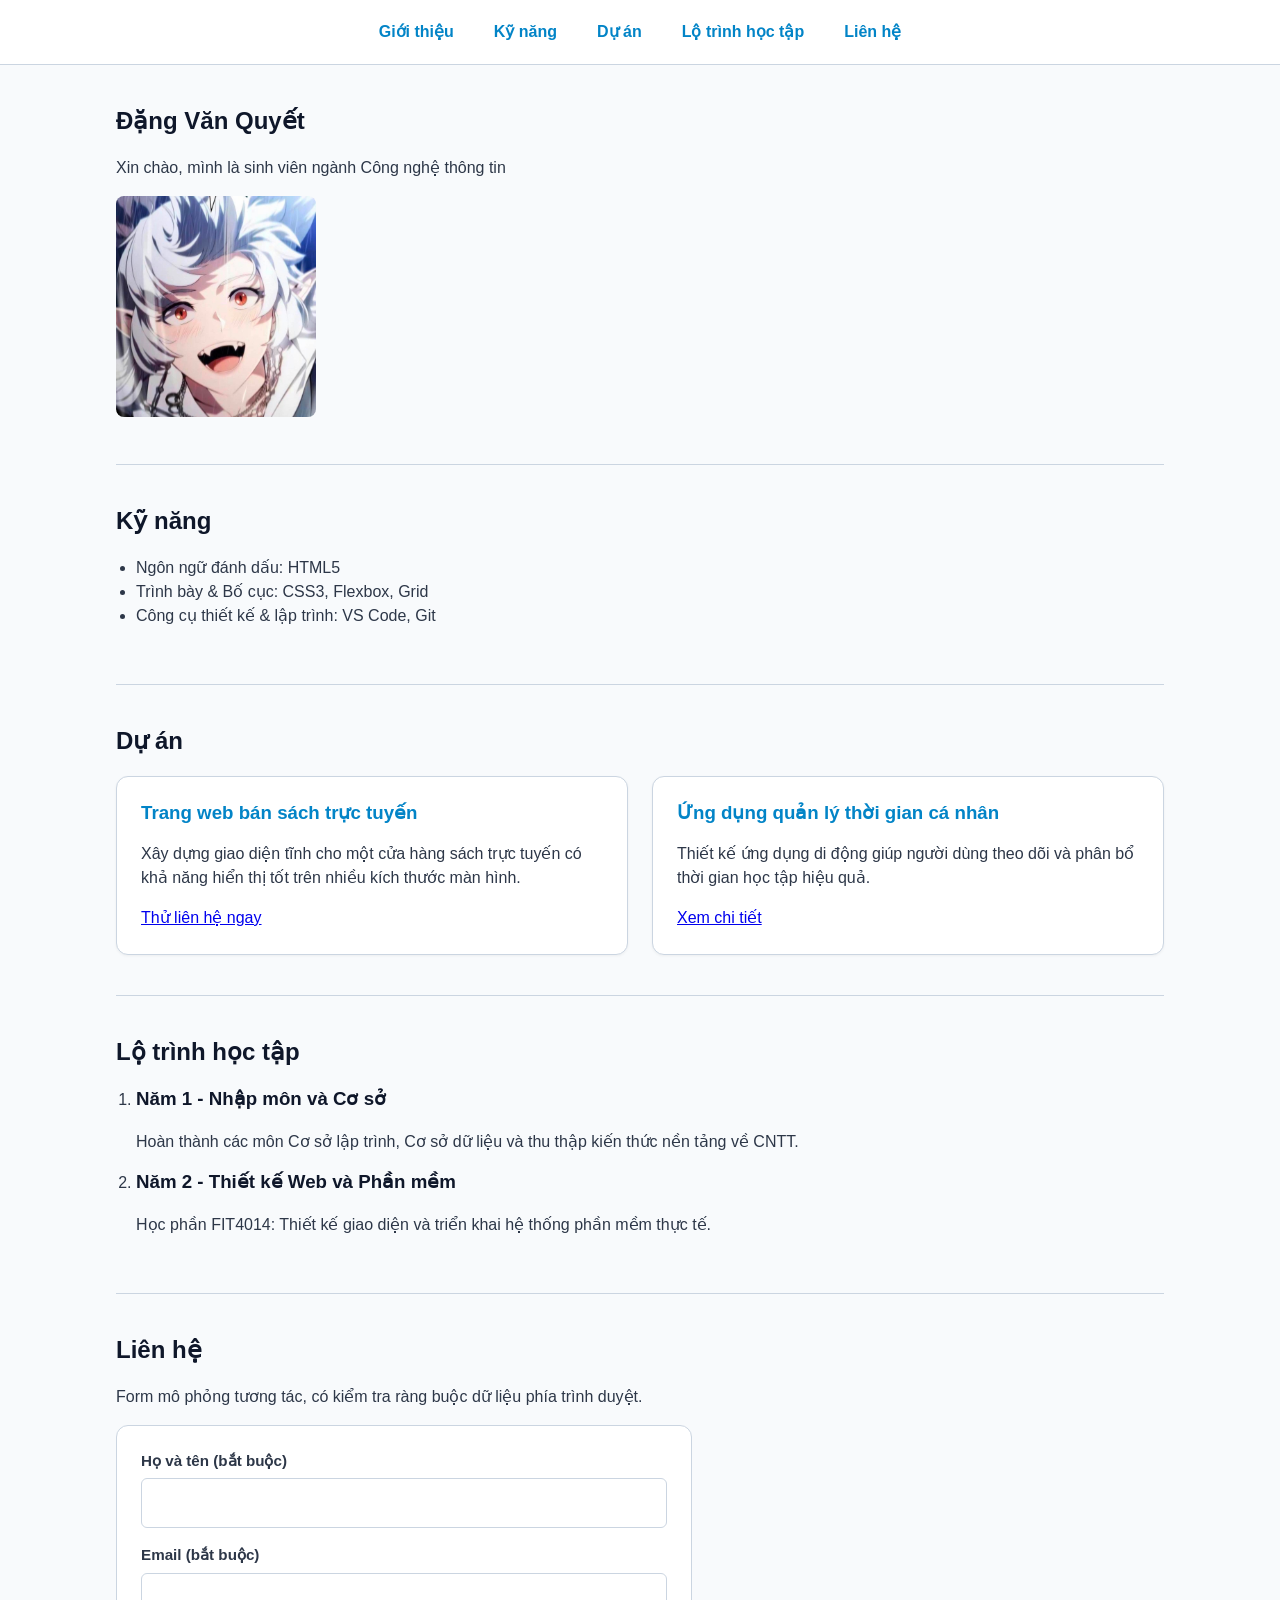
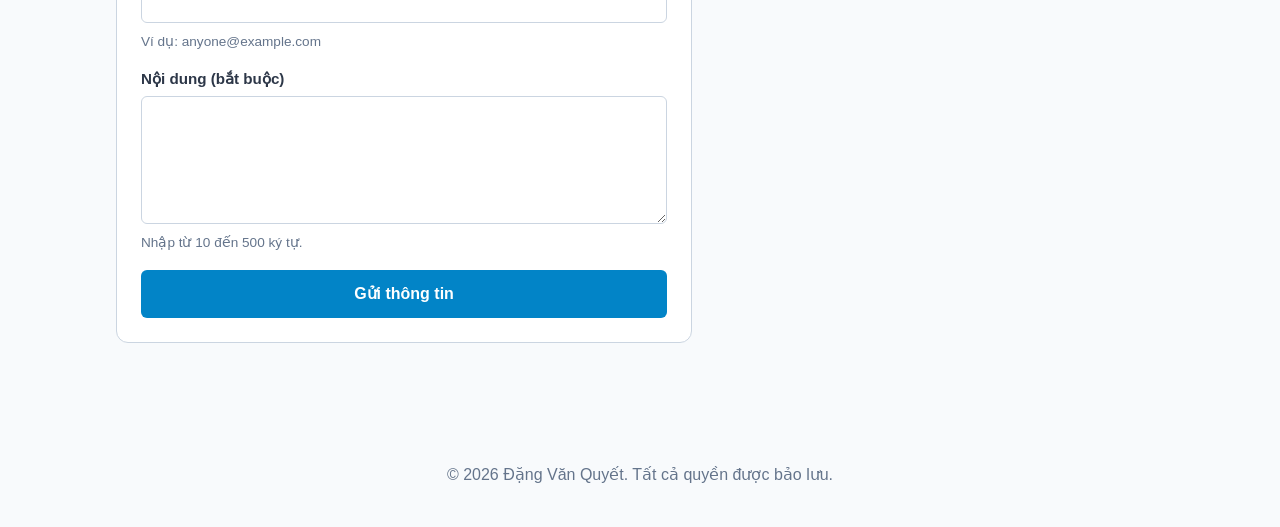
<file: 2071020162_DangVanQuyet_Lab5/index.html>
<!DOCTYPE html>
<html lang="vi">
<head>
  <meta charset="UTF-8">
  <meta name="viewport" content="width=device-width, initial-scale=1.0">
  <title>Trang Chủ</title>
  <link rel="stylesheet" href="css/style.css">
</head>
<body>
  <header>
    <div class="container">
      <nav class="menu" aria-label="Điều hướng chính">
        <a href="#gioi-thieu">Giới thiệu</a>
        <a href="#ky-nang">Kỹ năng</a>
        <a href="#du-an">Dự án</a>
        <a href="#lo-trinh">Lộ trình học tập</a>
        <a href="#lien-he">Liên hệ</a>
      </nav>
    </div>
  </header>
 
  <main class="container">
    <section id="gioi-thieu">
      <h1>Đặng Văn Quyết</h1>
      <p>Xin chào, mình là sinh viên ngành Công nghệ thông tin</p>
      <figure>
        <img src="assets/kk.jpg" alt="Avatar Đặng Văn Quyết" width="200" height="200">
      </figure>
    </section>

    <section id="ky-nang">
      <h2>Kỹ năng</h2>
      <ul class="skills-list">
        <li>Ngôn ngữ đánh dấu: HTML5</li>
        <li>Trình bày & Bố cục: CSS3, Flexbox, Grid</li>
        <li>Công cụ thiết kế & lập trình: VS Code, Git</li>
      </ul>
    </section>

    <section id="du-an">
      <h2>Dự án</h2>
      <div class="project-grid">
        <article class="card">
          <h3>Trang web bán sách trực tuyến</h3>
          <p>Xây dựng giao diện tĩnh cho một cửa hàng sách trực tuyến có khả năng hiển thị tốt trên nhiều kích thước màn hình.</p>
          <a href="#lien-he">Thử liên hệ ngay</a>
        </article>
        <article class="card">
          <h3>Ứng dụng quản lý thời gian cá nhân</h3>
          <p>Thiết kế ứng dụng di động giúp người dùng theo dõi và phân bổ thời gian học tập hiệu quả.</p>
          <a href="#lien-he">Xem chi tiết</a>
        </article>
      </div>
    </section>

    <section id="lo-trinh">
      <h2>Lộ trình học tập</h2>
      <ol class="roadmap-list">
        <li>
          <h3>Năm 1 - Nhập môn và Cơ sở</h3>
          <p>Hoàn thành các môn Cơ sở lập trình, Cơ sở dữ liệu và thu thập kiến thức nền tảng về CNTT.</p>
        </li>
        <li>
          <h3>Năm 2 - Thiết kế Web và Phần mềm</h3>
          <p>Học phần FIT4014: Thiết kế giao diện và triển khai hệ thống phần mềm thực tế.</p>
        </li>
      </ol>
    </section>

    <section id="lien-he">
      <h2>Liên hệ</h2>
      <p>Form mô phỏng tương tác, có kiểm tra ràng buộc dữ liệu phía trình duyệt.</p>
      
      <!-- Bổ sung action và method mô phỏng theo chuẩn Lab 5 -->
      <form action="ket-qua.html" method="get">
        <div class="form-group">
          <label for="ho-ten">Họ và tên (bắt buộc)</label>
          <input type="text" id="ho-ten" name="ho_ten" required minlength="2" autocomplete="name">
        </div>

        <div class="form-group">
          <label for="email">Email (bắt buộc)</label>
          <input type="email" id="email" name="email" required autocomplete="email" aria-describedby="email-help">
          <p class="help" id="email-help" style="font-size: 0.85rem; color: #64748b; margin: 0.2rem 0 0 0;">Ví dụ: anyone@example.com</p>
        </div>

        <div class="form-group">
          <label for="noi-dung">Nội dung (bắt buộc)</label>
          <textarea id="noi-dung" name="noi_dung" rows="4" required minlength="10" maxlength="500" aria-describedby="noi-dung-help"></textarea>
          <p class="help" id="noi-dung-help" style="font-size: 0.85rem; color: #64748b; margin: 0.2rem 0 0 0;">Nhập từ 10 đến 500 ký tự.</p>
        </div>

        <button type="submit">Gửi thông tin</button>
      </form>
    </section>
  </main>

  <footer>
    <div class="container">
      <p>&copy; 2026 Đặng Văn Quyết. Tất cả quyền được bảo lưu.</p>
    </div>
  </footer>
</body>
</html>
</file>
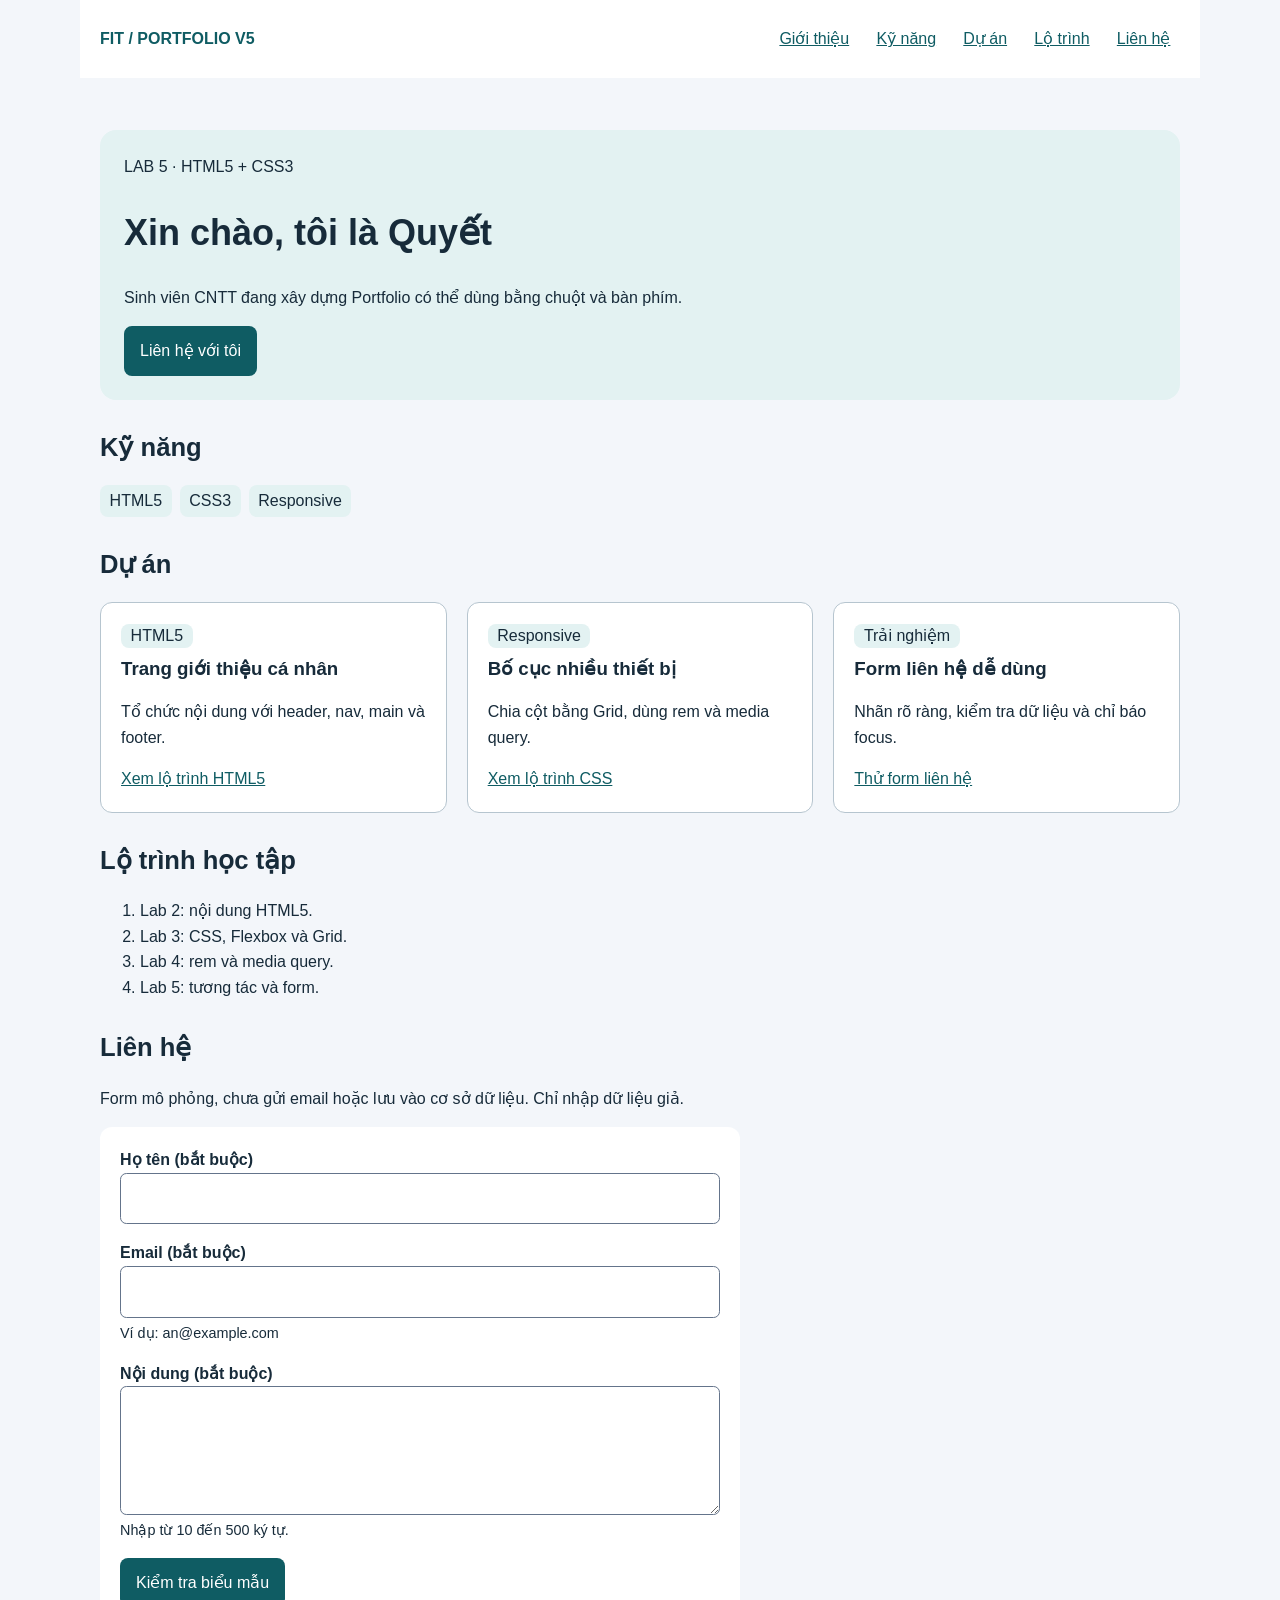
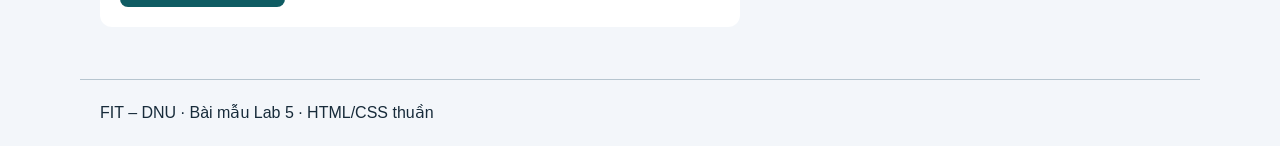
<file: bai-luyen/index.html>
<!doctype html>
<html lang="vi">

<head>
    <meta charset="utf-8">
    <meta name="viewport" content="width=device-width,initial-scale=1">
    <title>Lab 5 · Portfolio thực hành</title>
    <link rel="stylesheet" href="css/style.css">
</head>

<body>
    <header><a class="brand" href="#gioi-thieu">FIT / PORTFOLIO V5</a>
        <nav class="menu" aria-label="Điều hướng chính">
            <a href="#gioi-thieu">Giới thiệu</a><a href="#ky-nang">Kỹ năng</a>
            <a href="#du-an">Dự án</a><a href="#lo-trinh">Lộ trình</a><a href="#lien-he">Liên hệ</a>
        </nav>
    </header>
    <main>
        <section class="hero" id="gioi-thieu"><span>LAB 5 · HTML5 + CSS3</span>
            <h1>Xin chào, tôi là Quyết</h1>
            <p>Sinh viên CNTT đang xây dựng Portfolio có thể dùng bằng chuột và bàn phím.</p>
            <a class="button" href="#lien-he">Liên hệ với tôi</a>
        </section>
        <section id="ky-nang">
            <h2>Kỹ năng</h2>
            <ul class="skills">
                <li>HTML5</li>
                <li>CSS3</li>
                <li>Responsive</li>
            </ul>
        </section>
        <section id="du-an">
            <h2>Dự án</h2>
            <div class="project-grid">
                <article class="card"><span class="tag">HTML5</span>
                    <h3>Trang giới thiệu cá nhân</h3>
                    <p>Tổ chức nội dung với header, nav, main và footer.</p><a href="#lo-trinh">Xem lộ trình HTML5</a>
                </article>
                <article class="card"><span class="tag">Responsive</span>
                    <h3>Bố cục nhiều thiết bị</h3>
                    <p>Chia cột bằng Grid, dùng rem và media query.</p><a href="#lo-trinh">Xem lộ trình CSS</a>
                </article>
                <article class="card"><span class="tag">Trải nghiệm</span>
                    <h3>Form liên hệ dễ dùng</h3>
                    <p>Nhãn rõ ràng, kiểm tra dữ liệu và chỉ báo focus.</p><a href="#lien-he">Thử form liên hệ</a>
                </article>
            </div>
        </section>
        <section id="lo-trinh">
            <h2>Lộ trình học tập</h2>
            <ol>
                <li>Lab 2: nội dung HTML5.</li>
                <li>Lab 3: CSS, Flexbox và Grid.</li>
                <li>Lab 4: rem và media query.</li>
                <li>Lab 5: tương tác và form.</li>
            </ol>
        </section>
        <section id="lien-he">
            <h2>Liên hệ</h2>
            <p>Form mô phỏng, chưa gửi email hoặc lưu vào cơ sở dữ liệu. Chỉ nhập dữ liệu giả.</p>
            <form action="ket-qua.html" method="get">
                <div class="form-field">
                    <label for="fullname">Họ tên (bắt buộc)</label><!-- 4.1 -->
                    <input id="fullname" name="fullname" type="text" autocomplete="name" required
                        minlength="2"><!-- 4.4 -->
                </div>
                <div class="form-field"><label for="email">Email (bắt buộc)</label>
                    <input id="email" name="email" type="email" required autocomplete="email"
                        aria-describedby="email-help"><!-- 4.2; 4.3 -->
                    <p class="help" id="email-help">Ví dụ: an@example.com</p>
                </div>
                <div class="form-field"><label for="message">Nội dung (bắt buộc)</label>
                    <textarea id="message" name="message" rows="4" required minlength="10" maxlength="500"
                        aria-describedby="message-help"></textarea><!-- 4.5; 4.6; 4.7 -->
                    <p class="help" id="message-help">Nhập từ 10 đến 500 ký tự.</p>
                </div>
                <button class="button" type="submit">Kiểm tra biểu mẫu</button><!-- 4.8 -->
            </form>
        </section>
    </main>
    <footer>FIT – DNU · Bài mẫu Lab 5 · HTML/CSS thuần</footer>
</body>

</html>
</file>
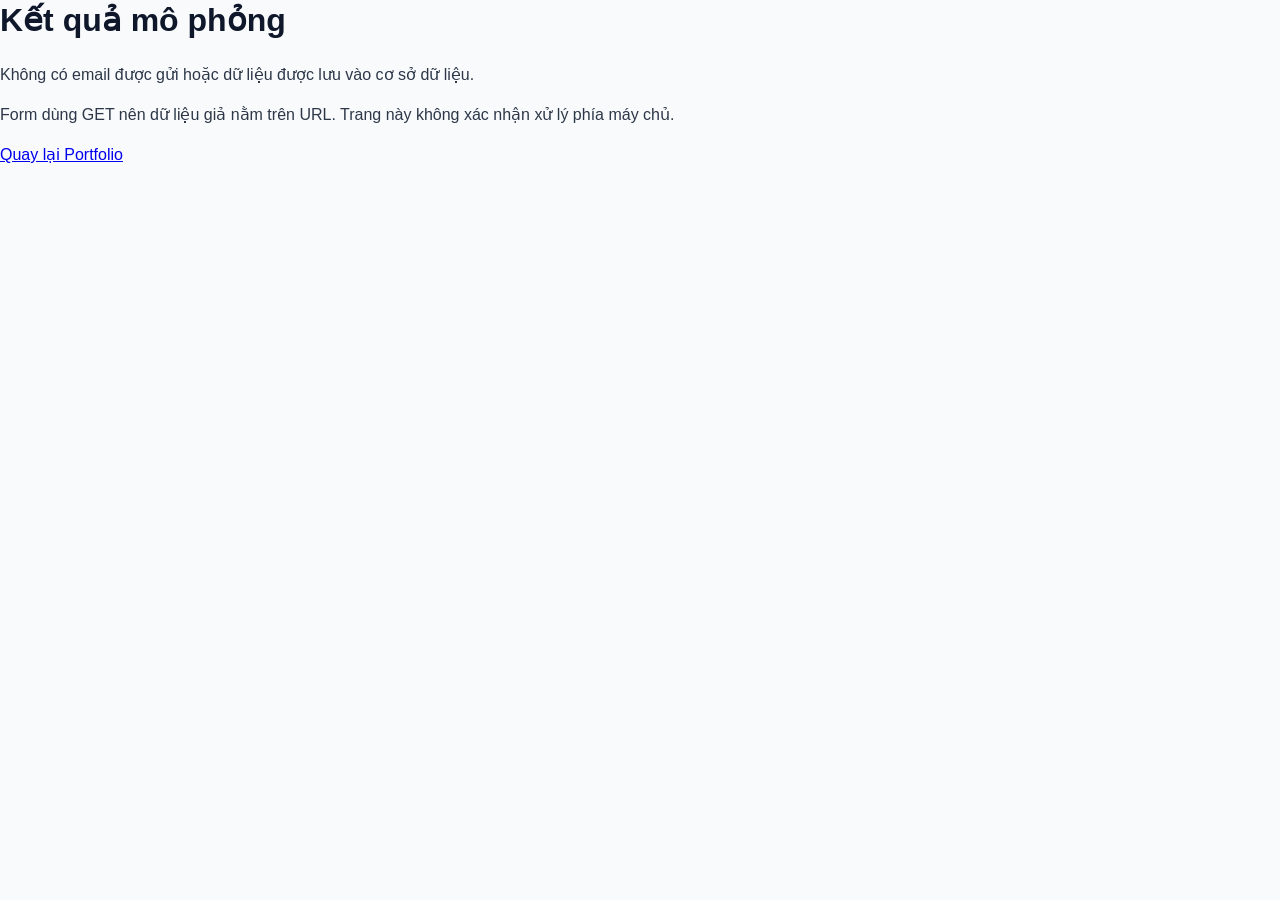
<file: 2071020162_DangVanQuyet_Lab5/ket-qua.html>
<!doctype html>
<html lang="vi">

<head>
    <meta charset="utf-8">
    <meta name="viewport" content="width=device-width,initial-scale=1">
    <title>Kết quả mô phỏng</title>
    <link rel="stylesheet" href="css/style.css">
</head>

<body>
    <main>
        <h1>Kết quả mô phỏng</h1>
        <p>Không có email được gửi hoặc dữ liệu được lưu vào cơ sở dữ liệu.</p>
        <p>Form dùng GET nên dữ liệu giả nằm trên URL. Trang này không xác nhận xử lý phía máy chủ.</p><a
            href="index.html#lien-he">Quay lại Portfolio</a>
    </main>
</body>

</html>
</file>
<file: 2071020162_DangVanQuyet_Lab5/css/style.css>
:root {
  --color-text: #2d3748;
  --color-bg: #f8fafc;
  --color-surface: #ffffff;
  --color-primary: #0284c7;
  --color-primary-hover: #0369a1;
  --color-border: #cbd5e1;
  --focus: #b34500;
  --space: 1.25rem;
}

*, *::before, *::after {
  box-sizing: border-box;
}

body {
  margin: 0;
  font-family: Arial, sans-serif;
  font-size: 1rem;
  line-height: 1.5;
  color: var(--color-text);
  background-color: var(--color-bg);
}

img {
  max-width: 100%;
  height: auto;
  border-radius: 0.5rem;
}

h1, h2, h3 {
  line-height: 1.3;
  color: #0f172a;
  margin-top: 0;
}

.container {
  width: 100%;
  max-width: 68rem;
  margin-inline: auto;
  padding-inline: var(--space);
}

main > section {
  padding-block: 2.5rem;
  border-bottom: 1px solid var(--color-border);
}

main > section:last-child {
  border-bottom: none;
}

header {
  background-color: var(--color-surface);
  border-bottom: 1px solid var(--color-border);
  position: sticky;
  top: 0;
  z-index: 100;
}

.menu {
  display: flex;
  flex-wrap: wrap;
  gap: 1rem;
  justify-content: center;
  align-items: center;
  padding: 0.75rem 0;
}

.menu a {
  display: inline-block;
  padding: 0.5rem 0.75rem;
  color: var(--color-primary);
  text-decoration: none;
  font-weight: 600;
  border-radius: 0.375rem;
  overflow-wrap: anywhere;
  transition: background-color 180ms ease, color 180ms ease;
}

.menu a:hover {
  background-color: #e0f2fe;
  color: var(--color-primary-hover);
}

#gioi-thieu figure {
  margin: 1rem 0 0 0;
}

.skills-list, .roadmap-list {
  padding-left: 1.25rem;
}

.roadmap-list li {
  margin-bottom: 1rem;
}

.project-grid {
  display: grid;
  grid-template-columns: repeat(auto-fit, minmax(min(100%, 16rem), 1fr));
  gap: 1.5rem;
}
.card {
  min-width: 0;
  padding: 1.5rem;
  border: 1px solid var(--color-border);
  border-radius: 0.75rem;
  background-color: var(--color-surface);
  box-shadow: 0 1px 3px rgba(0, 0, 0, 0.05);
  overflow-wrap: anywhere;
  transition: transform 180ms ease, box-shadow 180ms ease;
}

.card:hover,
.card:focus-within {
  transform: translateY(-0.25rem); 
  box-shadow: 0 4px 12px rgba(0, 0, 0, 0.1);
}

.card h3 {
  color: var(--color-primary);
  margin-bottom: 0.5rem;
}

.card p {
  margin-bottom: 1rem;
}

#lien-he form {
  display: grid;
  gap: 1rem;
  max-width: 36rem;
  background: var(--color-surface);
  padding: 1.5rem;
  border-radius: 0.75rem;
  border: 1px solid var(--color-border);
}

.form-group {
  display: flex;
  flex-direction: column;
  gap: 0.35rem;
}

label {
  font-weight: 600;
  font-size: 0.95rem;
}

input, textarea, button {
  font: inherit; 
}

input, textarea {
  width: 100%;
  min-width: 0;
  box-sizing: border-box; 
  padding: 0.75rem;
  border: 1px solid var(--color-border);
  border-radius: 0.375rem;
  background-color: var(--color-surface);
  color: var(--color-text);
}

textarea {
  min-height: 8rem;
  resize: vertical;
}

button {
  padding: 0.75rem 1.5rem;
  color: #ffffff;
  background-color: var(--color-primary);
  border: none;
  border-radius: 0.375rem;
  font-weight: 600;
  cursor: pointer;
  align-self: start;
  transition: background-color 180ms ease, transform 180ms ease;
}

button:hover {
  background-color: var(--color-primary-hover);
}

button:active {
  transform: translateY(0.0625rem); 
}
a:focus-visible, 
button:focus-visible,
input:focus-visible, 
textarea:focus-visible {
  outline-style: solid;
  outline-width: 0.1875rem;
  outline-color: var(--focus);
  outline-offset: 0.1875rem;
}

footer {
  padding-block: 1.5rem;
  text-align: center;
  margin-top: 2.5rem;
  color: #64748b;
}

@media (max-width: 320px) {
  body {
    font-size: 0.95rem;
  }
  .container {
    padding-inline: 0.75rem;
  }
}
</file>
<file: bai-luyen/css/style.css>
/* LAB 5: chi thay cac o trong co ma 1.1 den 5.6.
   Base responsive tu Lab 4 da hoan thanh. Khong xoa @media. */
:root {
  --bg: #f3f6fa;
  --text: #172b3a;
  --primary: #0f5c63;
  --hover: #083e43;
  --soft: #e3f2f2;
  --focus: #b34500;
  --line: #b6c5cf;
}

* {
  box-sizing: border-box;
}

html {
  font-size: 100%;
}

body {
  margin: 0;
  font-family: Arial, sans-serif;
  line-height: 1.6;
  color: var(--text);
  background: var(--bg);
}

a {
  color: var(--primary);
}

h1,
h2,
h3 {
  line-height: 1.25;
}

h1 {
  font-size: 2.25rem;
}

h2 {
  font-size: 1.6rem;
}

header,
main,
footer {
  max-width: 70rem;
  margin: auto;
  padding: 1.25rem;
}

header {
  background: white;
  display: flex;
  flex-wrap: wrap;
  align-items: center;
  justify-content: space-between;
  gap: 1rem;
}

.brand {
  font-weight: bold;
  text-decoration: none;
}

.menu {
  display: flex;
  flex-wrap: wrap;
  gap: .5rem;
}

.menu a {
  display: inline-block;
  padding: .4rem .6rem;
  border-radius: .4rem;
}

section {
  margin-block: 2rem;
  scroll-margin-top: 1rem;
}

.hero {
  background: var(--soft);
  padding: 1.5rem;
  border-radius: 1rem;
}

.skills {
  display: flex;
  flex-wrap: wrap;
  gap: .5rem;
  padding: 0;
  list-style: none;
}

.skills li,
.tag {
  background: var(--soft);
  padding: .2rem .6rem;
  border-radius: .5rem;
}

.project-grid {
  display: grid;
  grid-template-columns: 1fr;
  gap: 1.25rem;
}

.card {
  min-width: 0;
  border: 1px solid var(--line);
  border-radius: .75rem;
  padding: 1.25rem;
  background: white;
  overflow-wrap: anywhere;
}

.card h3 {
  margin-top: .5rem;
}

.card a {
  display: inline-block;
}

.button {
  display: inline-block;
  padding: .75rem 1rem;
  border: 0;
  background: var(--primary);
  color: white;
  border-radius: .5rem;
  cursor: pointer;
  text-decoration: none;
}

form {
  max-width: 40rem;
  background: white;
  border-radius: .75rem;
  padding: 1.25rem;
}

.form-field {
  margin-bottom: 1rem;
}

label {
  display: block;
  font-weight: bold;
}

.help {
  font-size: .9rem;
  margin: .25rem 0 0;
}

input,
textarea {
  display: block;
  border: 1px solid #64748b;
  border-radius: .4rem;
}

textarea {
  min-height: 8rem;
}

footer {
  border-top: 1px solid var(--line);
}

@media (min-width:48rem) {
  .project-grid {
    grid-template-columns: repeat(2, minmax(0, 1fr));
  }
}

@media (min-width:64rem) {
  .project-grid {
    grid-template-columns: repeat(3, minmax(0, 1fr));
  }
}

/* NHIEM VU 1: focus va menu. Khong xoa outline mac dinh. */
a:focus-visible,
/* 1.1 */
button:focus-visible,
input:focus-visible,
textarea:focus-visible {
  outline-style: solid;
 /* 1.2 */
  outline-width: 0.1875rem;
  /* 1.3 */
  outline-color: var(--focus);
  /* 1.4 */
  outline-offset: 0.1875rem;
  /* 1.5 */
}

.menu a:hover {
  background: var(--soft);
  /* 1.6 */
}

/* NHIEM VU 2: button */
.button {
  transition: background-color 180ms ease, transform 180ms ease;
              /* 2.1 */      /* 2.2 */                   /* 2.3 */
}

.button:hover {
  background: var(--hover);
  /* 2.4 */
}

.button:active {
  /* 2.5 */
  transform: translateY(0.0625rem);
  /* 2.6 */
}

/* NHIEM VU 3: card va link */
.card {
  transition: transform 180ms ease;
  /* 3.1 */  /* 3.2 */
}

.card:hover {
  /* 3.3 */
  transform: translateY(-0.25rem);
  /* 3.4 */  /* 3.5 */
}

.card:focus-within {
  transform: translateY(-0.25rem);
  /* 3.6 */
}

/* NHIEM VU 4 nam trong index.html. */
/* NHIEM VU 5: form */
input,
textarea {
  width: 100%;
  /* 5.1 */
  box-sizing: border-box;
  /* 5.2 */
  padding: 0.75rem;
  /* 5.3 */
  min-width: 0;
  /* 5.4 */
}

textarea {
  resize: vertical;
}

/* 5.5 */
input,
textarea,
button {
  font: inherit;
}

/* 5.6 */
</file>
